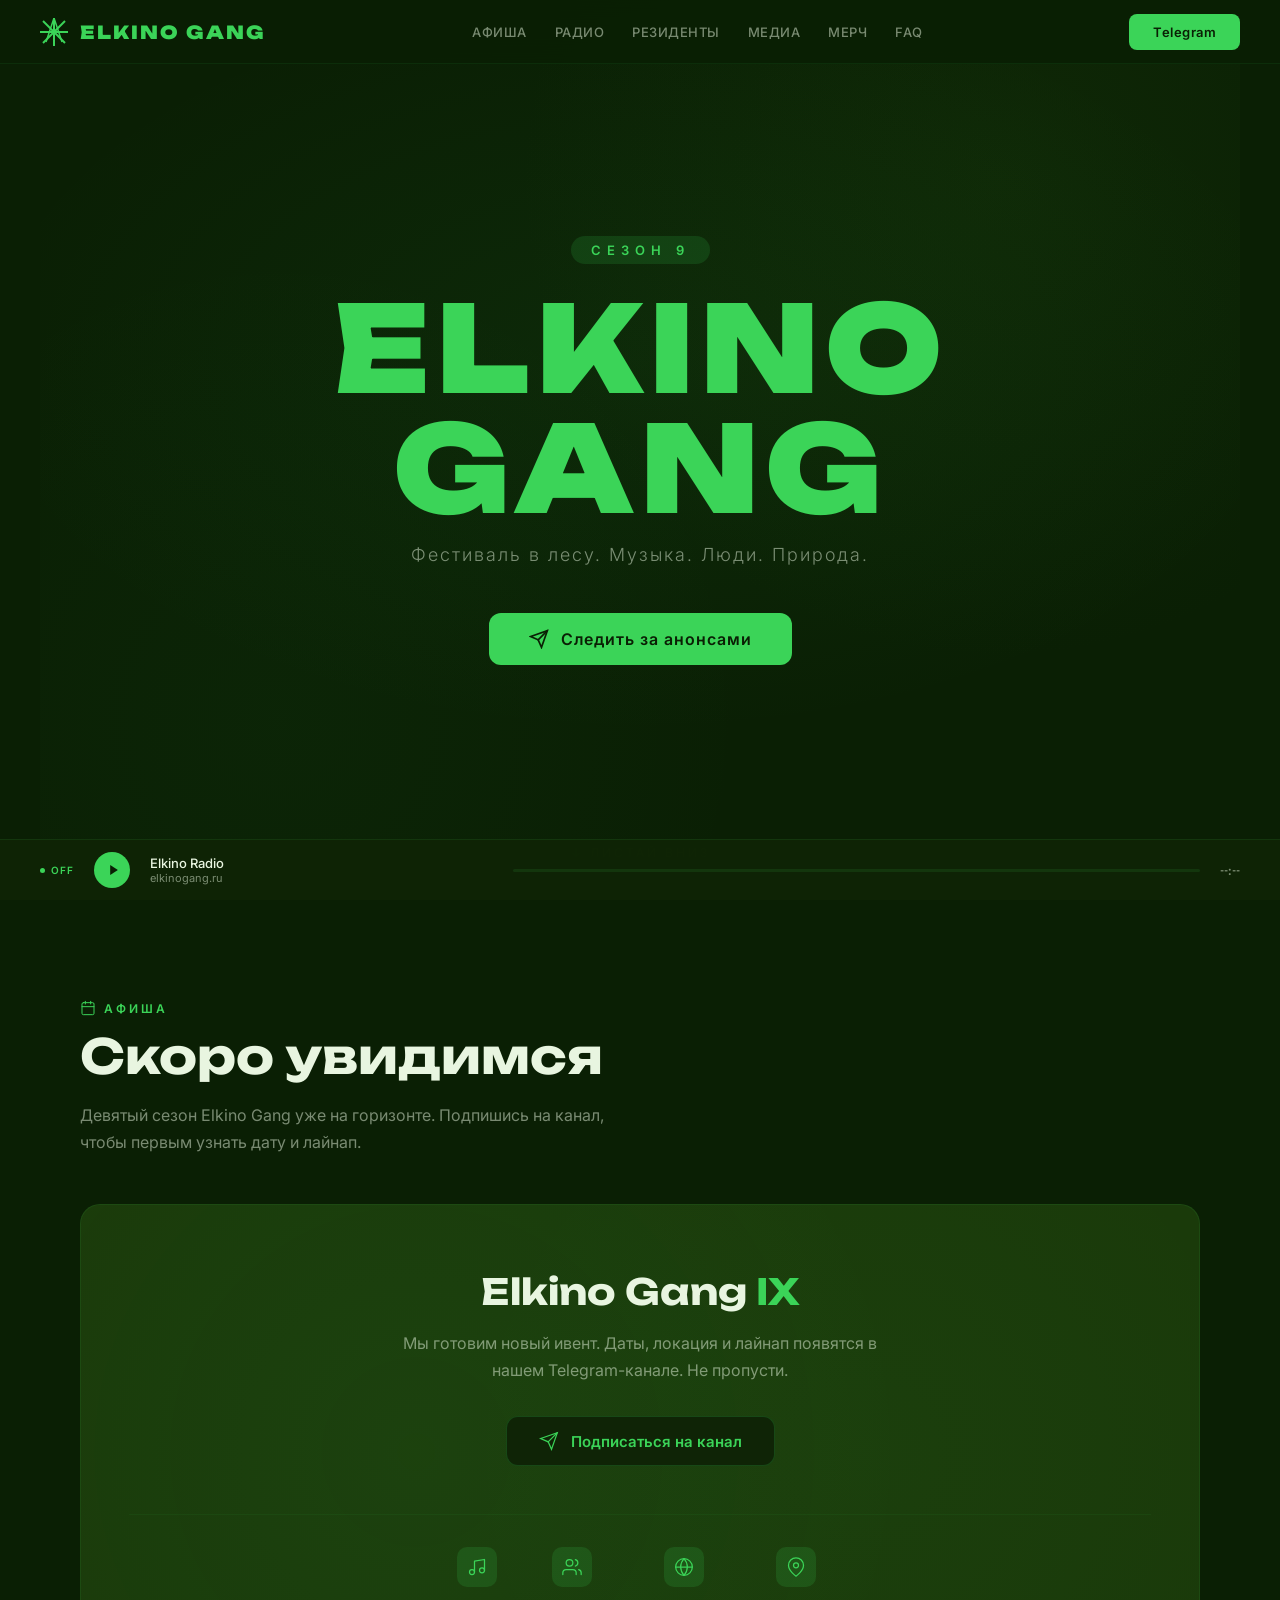
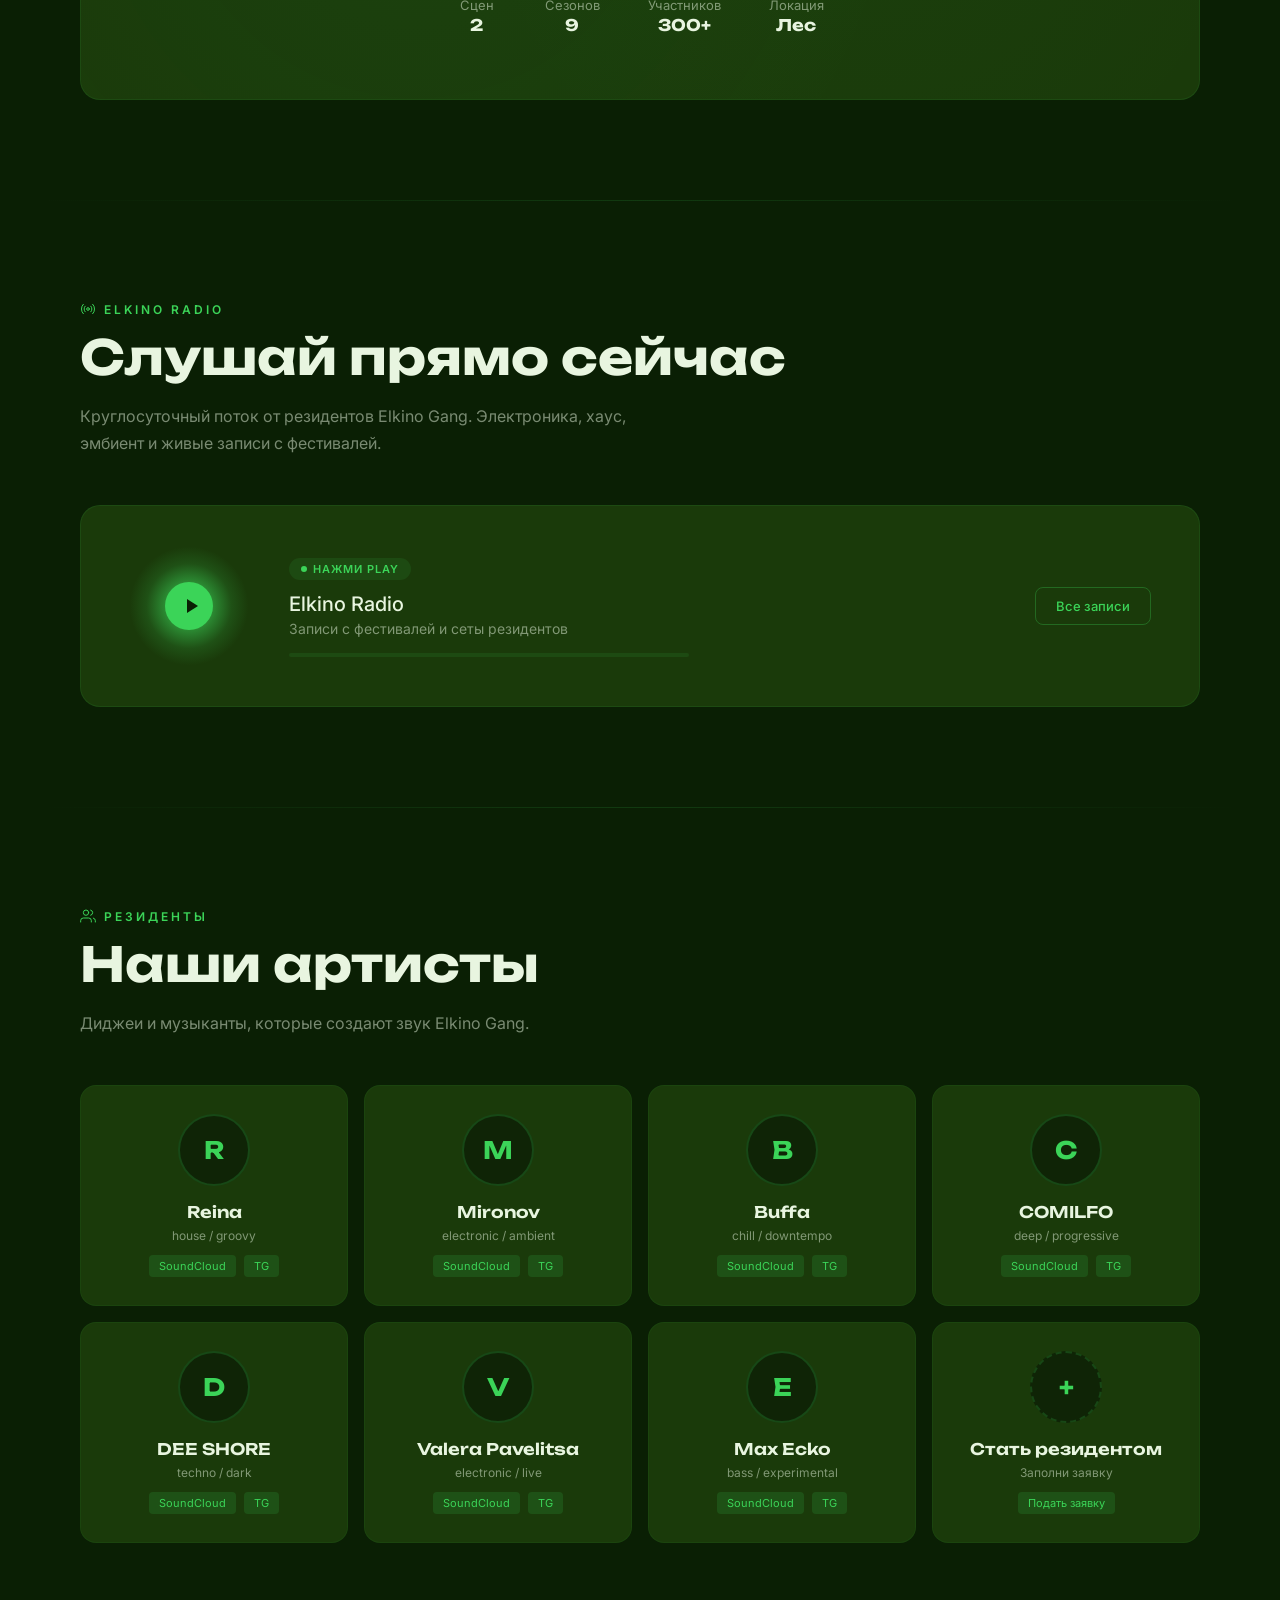
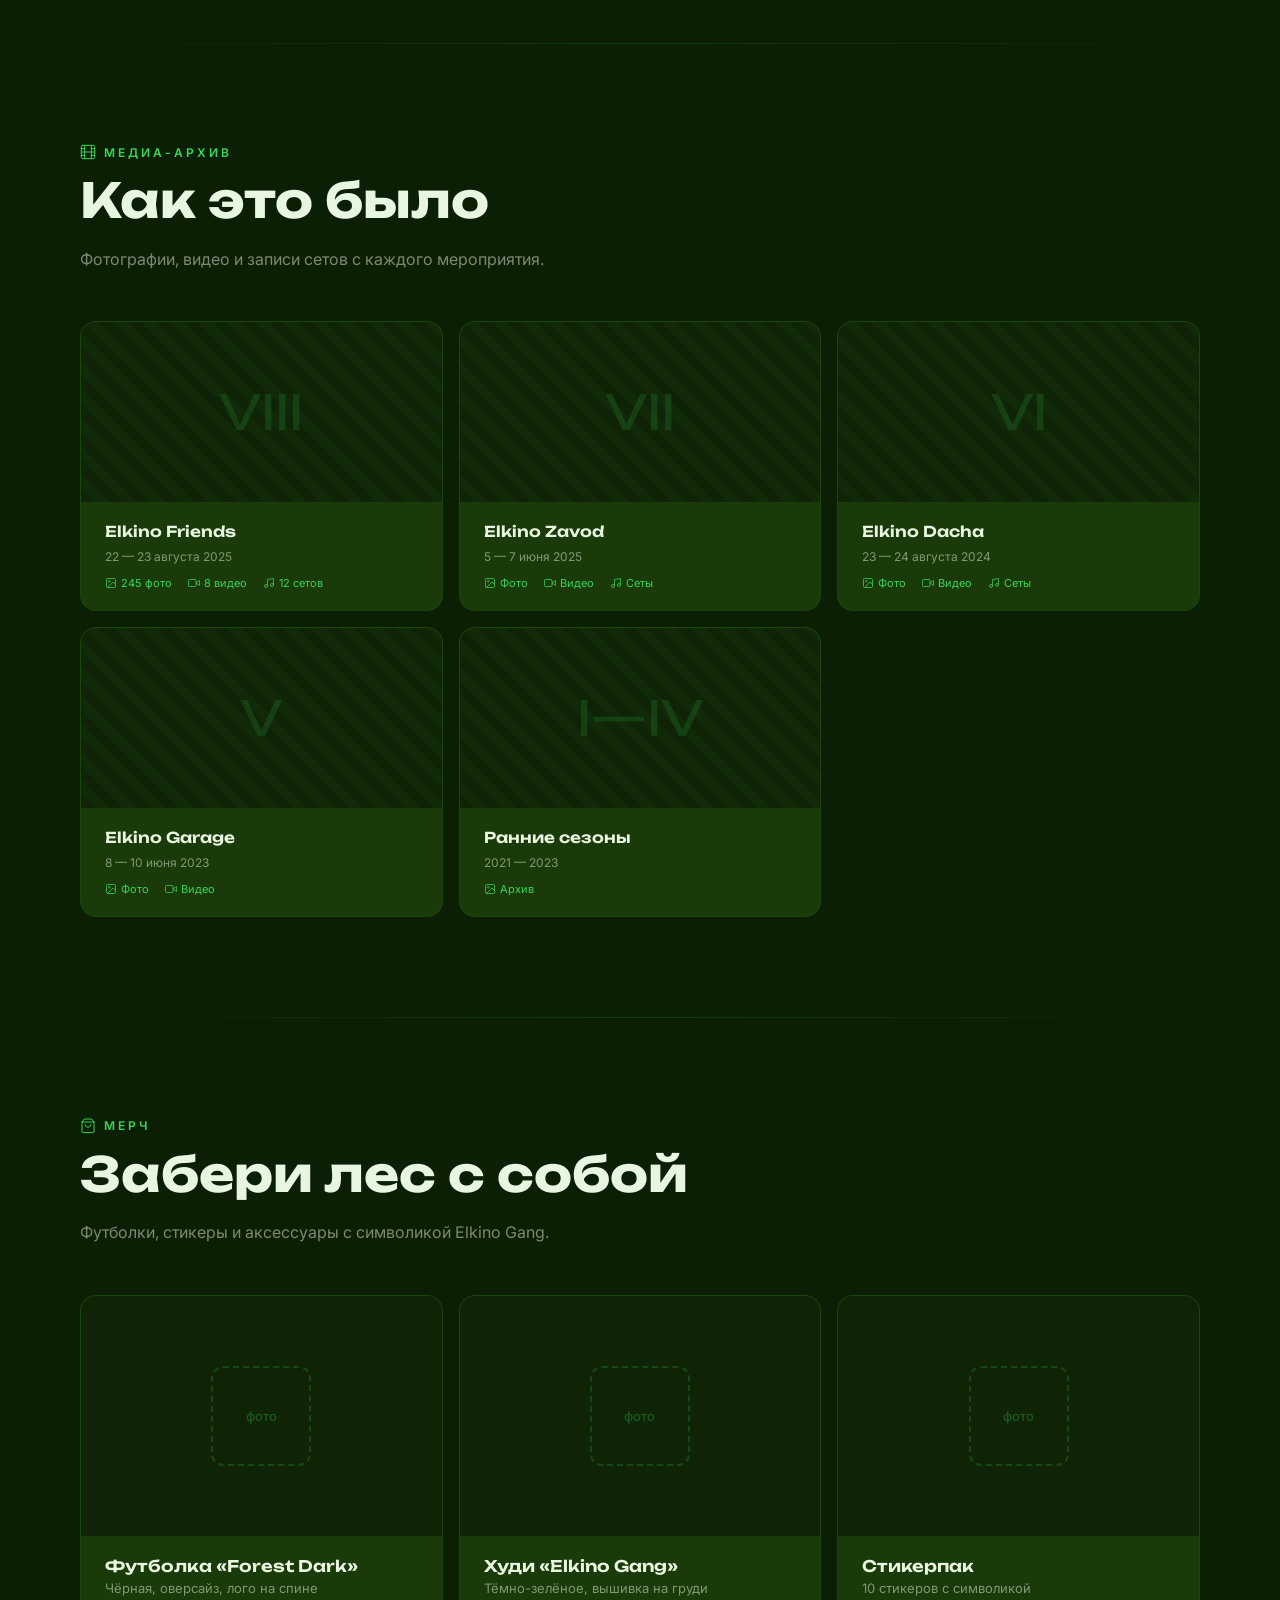
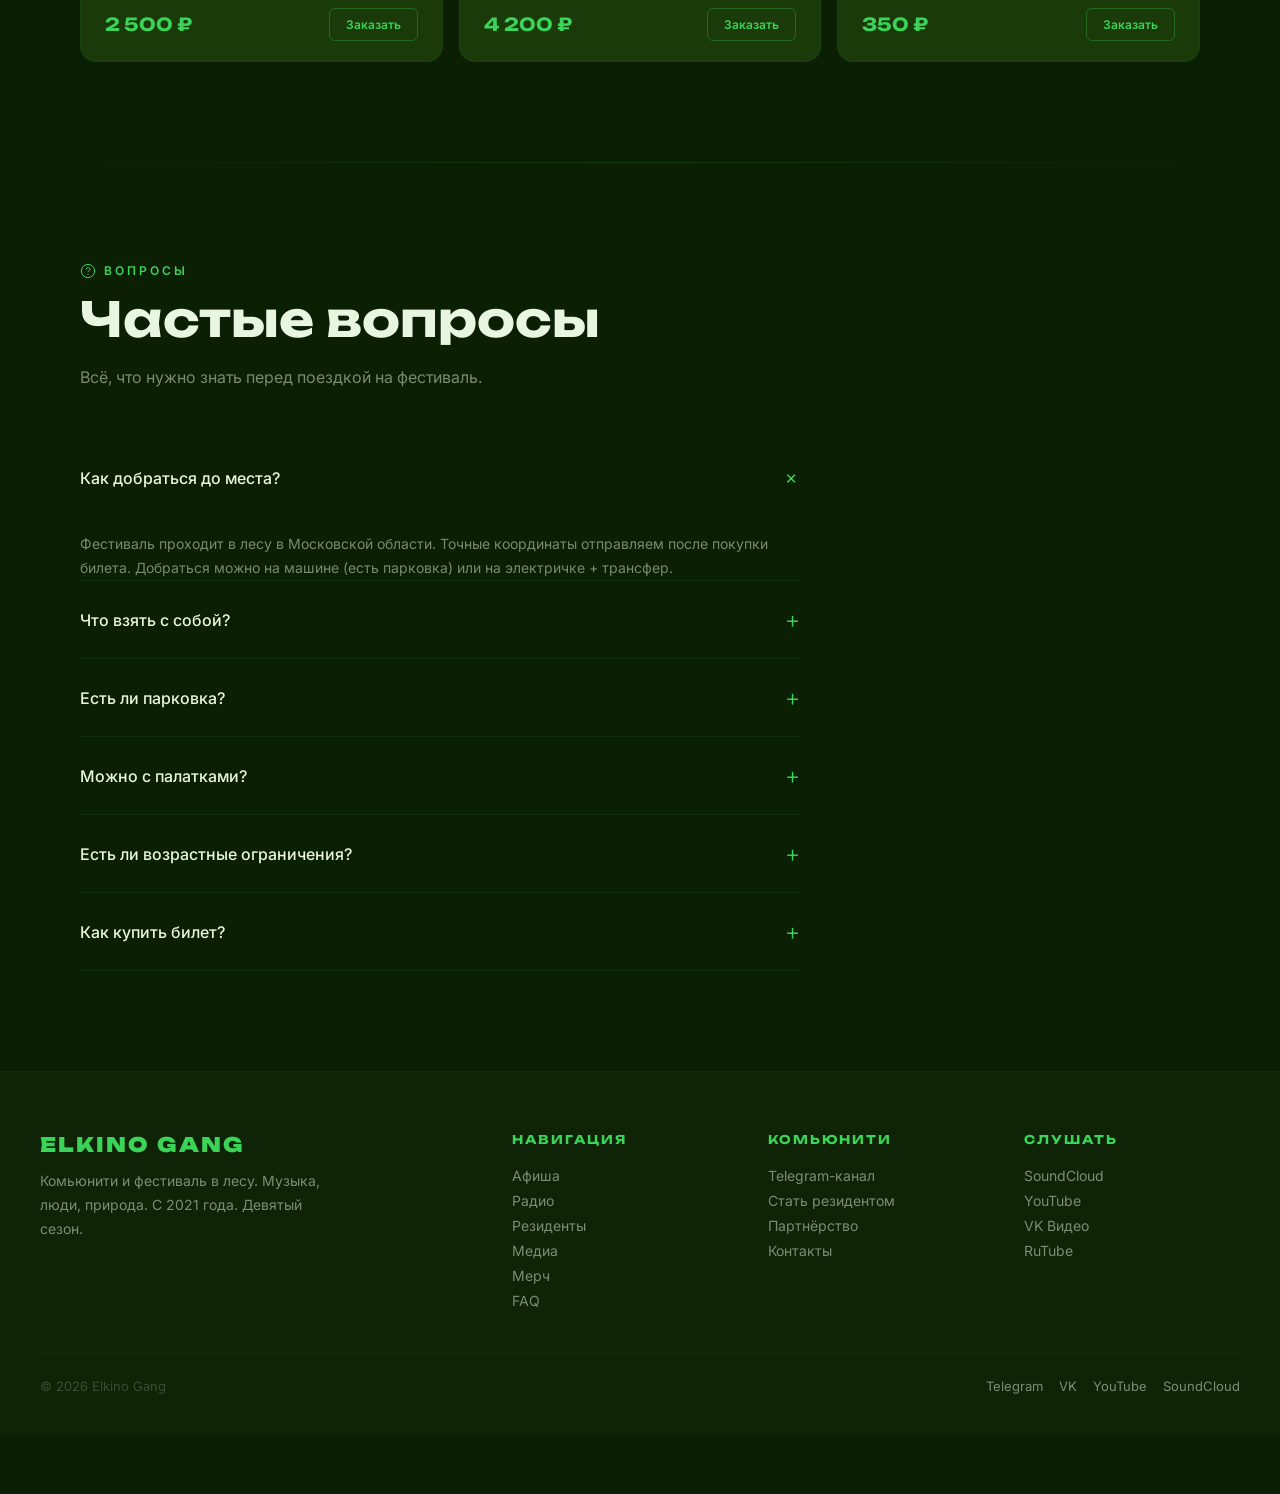
<file: index.html>
<!DOCTYPE html>
<html lang="ru">
<head>
  <meta charset="UTF-8">
  <meta name="viewport" content="width=device-width, initial-scale=1.0">
  <title>ELKINO GANG — Фестиваль в лесу</title>
  <meta name="description" content="Elkino Gang — фестиваль в лесу. Музыка, люди, природа. Девятый сезон.">
  <link rel="canonical" href="https://elkinogang.ru/">

  <meta property="og:type" content="website">
  <meta property="og:locale" content="ru_RU">
  <meta property="og:url" content="https://elkinogang.ru/">
  <meta property="og:title" content="ELKINO GANG — Фестиваль в лесу">
  <meta property="og:description" content="Elkino Gang — фестиваль в лесу. Музыка, люди, природа. Девятый сезон.">
  <meta property="og:site_name" content="Elkino Gang">
  <meta property="og:image" content="https://elkinogang.ru/assets/images/og.jpg">

  <meta name="twitter:card" content="summary_large_image">
  <meta name="twitter:title" content="ELKINO GANG — Фестиваль в лесу">
  <meta name="twitter:description" content="Elkino Gang — фестиваль в лесу. Музыка, люди, природа.">

  <link rel="preconnect" href="https://fonts.googleapis.com">
  <link rel="preconnect" href="https://fonts.gstatic.com" crossorigin>
  <link href="https://fonts.googleapis.com/css2?family=Unbounded:wght@400;500;700;900&amp;family=Inter:wght@300;400;500;600&amp;display=swap" rel="stylesheet">

  <link rel="stylesheet" href="css/main.css">
</head>
<body>
  <a class="visually-hidden" href="#main-content">Перейти к содержимому</a>

  <header class="site-header">
    <nav class="site-nav" aria-label="Основная навигация">
      <div class="site-nav__brand">
        <svg width="28" height="28" viewBox="0 0 28 28" fill="none" aria-hidden="true" focusable="false">
          <line x1="14" y1="0" x2="14" y2="28" stroke="#3BD458" stroke-width="2"/>
          <line x1="0" y1="14" x2="28" y2="14" stroke="#3BD458" stroke-width="2"/>
          <line x1="3" y1="3" x2="25" y2="25" stroke="#3BD458" stroke-width="2"/>
          <line x1="25" y1="3" x2="3" y2="25" stroke="#3BD458" stroke-width="2"/>
          <line x1="14" y1="0" x2="6" y2="24" stroke="#3BD458" stroke-width="1.5"/>
          <line x1="14" y1="0" x2="22" y2="24" stroke="#3BD458" stroke-width="1.5"/>
        </svg>
        ELKINO GANG
      </div>
      <div class="site-nav__links">
        <a class="site-nav__link" href="#events">Афиша</a>
        <a class="site-nav__link" href="#radio">Радио</a>
        <a class="site-nav__link" href="#residents">Резиденты</a>
        <a class="site-nav__link" href="#archive">Медиа</a>
        <a class="site-nav__link" href="#merch">Мерч</a>
        <a class="site-nav__link" href="#faq">FAQ</a>
      </div>
      <a class="site-nav__cta" href="https://t.me/elkino_gang">Telegram</a>
    </nav>
  </header>

  <main id="main-content">
    <!-- HERO -->
    <section class="hero" aria-labelledby="hero-title">
      <div class="hero__bg" aria-hidden="true"></div>
      <div class="hero__particles" id="particles" aria-hidden="true"></div>
      <div class="hero__content">
        <p class="hero__season">Сезон 9</p>
        <h1 id="hero-title" class="hero__title">ELKINO<br>GANG</h1>
        <p class="hero__subtitle">Фестиваль в лесу. Музыка. Люди. Природа.</p>
        <a class="hero__cta" href="https://t.me/elkino_gang">
          <svg width="20" height="20" viewBox="0 0 24 24" fill="none" stroke="#0A1F04" stroke-width="2" stroke-linecap="round" aria-hidden="true" focusable="false">
            <path d="M22 2L11 13"/><path d="M22 2L15 22L11 13L2 9L22 2Z"/>
          </svg>
          Следить за анонсами
        </a>
      </div>
      <p class="hero__scroll">&#x2193; листай вниз</p>
    </section>

    <!-- EVENTS -->
    <section id="events" aria-labelledby="events-title">
      <div class="section-tag">
        <svg viewBox="0 0 24 24" fill="none" stroke="currentColor" stroke-width="1.5" stroke-linecap="round" aria-hidden="true" focusable="false">
          <rect x="3" y="4" width="18" height="18" rx="2"/><line x1="16" y1="2" x2="16" y2="6"/><line x1="8" y1="2" x2="8" y2="6"/><line x1="3" y1="10" x2="21" y2="10"/>
        </svg>
        Афиша
      </div>
      <h2 id="events-title" class="section-title">Скоро увидимся</h2>
      <p class="section-desc">Девятый сезон Elkino Gang уже на горизонте. Подпишись на канал, чтобы первым узнать дату и лайнап.</p>

      <div class="event-teaser">
        <div class="event-teaser-bg" aria-hidden="true"></div>
        <div class="event-teaser-content">
          <h3>Elkino Gang <span>IX</span></h3>
          <p>Мы готовим новый ивент. Даты, локация и лайнап появятся в нашем Telegram-канале. Не пропусти.</p>
          <a class="event-subscribe" href="https://t.me/elkino_gang">
            <svg viewBox="0 0 24 24" fill="none" stroke="currentColor" stroke-width="1.5" stroke-linecap="round" aria-hidden="true" focusable="false">
              <path d="M22 2L11 13"/><path d="M22 2L15 22L11 13L2 9L22 2Z"/>
            </svg>
            Подписаться на канал
          </a>
          <div class="event-features">
            <div class="event-feat">
              <div class="event-feat-icon"><svg viewBox="0 0 24 24" aria-hidden="true" focusable="false"><path d="M9 18V5l12-2v13"/><circle cx="6" cy="18" r="3"/><circle cx="18" cy="16" r="3"/></svg></div>
              <div class="event-feat-label">Сцен</div>
              <div class="event-feat-value">2</div>
            </div>
            <div class="event-feat">
              <div class="event-feat-icon"><svg viewBox="0 0 24 24" aria-hidden="true" focusable="false"><path d="M17 21v-2a4 4 0 00-4-4H5a4 4 0 00-4 4v2"/><circle cx="9" cy="7" r="4"/><path d="M23 21v-2a4 4 0 00-3-3.87"/><path d="M16 3.13a4 4 0 010 7.75"/></svg></div>
              <div class="event-feat-label">Сезонов</div>
              <div class="event-feat-value">9</div>
            </div>
            <div class="event-feat">
              <div class="event-feat-icon"><svg viewBox="0 0 24 24" aria-hidden="true" focusable="false"><circle cx="12" cy="12" r="10"/><path d="M2 12h20"/><path d="M12 2a15.3 15.3 0 014 10 15.3 15.3 0 01-4 10 15.3 15.3 0 01-4-10 15.3 15.3 0 014-10z"/></svg></div>
              <div class="event-feat-label">Участников</div>
              <div class="event-feat-value">300+</div>
            </div>
            <div class="event-feat">
              <div class="event-feat-icon"><svg viewBox="0 0 24 24" aria-hidden="true" focusable="false"><path d="M21 10c0 7-9 13-9 13s-9-6-9-13a9 9 0 0118 0z"/><circle cx="12" cy="10" r="3"/></svg></div>
              <div class="event-feat-label">Локация</div>
              <div class="event-feat-value">Лес</div>
            </div>
          </div>
        </div>
      </div>
    </section>

    <div class="divider" role="presentation"></div>

    <!-- RADIO -->
    <section id="radio" aria-labelledby="radio-title">
      <div class="section-tag">
        <svg viewBox="0 0 24 24" fill="none" stroke="currentColor" stroke-width="1.5" stroke-linecap="round" aria-hidden="true" focusable="false">
          <circle cx="12" cy="12" r="2"/><path d="M16.24 7.76a6 6 0 010 8.49"/><path d="M7.76 16.24a6 6 0 010-8.49"/><path d="M19.07 4.93a10 10 0 010 14.14"/><path d="M4.93 19.07a10 10 0 010-14.14"/>
        </svg>
        Elkino Radio
      </div>
      <h2 id="radio-title" class="section-title">Слушай прямо сейчас</h2>
      <p class="section-desc">Круглосуточный поток от резидентов Elkino Gang. Электроника, хаус, эмбиент и живые записи с фестивалей.</p>

      <div class="radio-section">
        <div class="radio-vis" id="radioVis">
          <button type="button" class="radio-play" data-radio-toggle aria-controls="radioStream" aria-label="Включить или выключить радио">
            <svg id="mainPlayIcon" viewBox="0 0 20 20" fill="none" aria-hidden="true" focusable="false"><polygon points="6,3 17,10 6,17" fill="#0A1F04"/></svg>
          </button>
        </div>
        <div class="radio-info">
          <div class="radio-badge"><span class="dot" id="mainDot"></span> <span id="mainBadgeText">Нажми play</span></div>
          <div class="radio-track" id="mainTrackName">Elkino Radio</div>
          <div class="radio-artist">Записи с фестивалей и сеты резидентов</div>
          <div class="radio-bar"><div class="radio-bar-fill" id="mainBarFill"></div></div>
        </div>
        <div class="radio-schedule"><a href="https://soundcloud.com/elkino_gang" target="_blank" rel="noopener noreferrer">Все записи</a></div>
      </div>
    </section>

    <div class="divider" role="presentation"></div>

    <!-- RESIDENTS -->
    <section id="residents" aria-labelledby="residents-title">
      <div class="section-tag">
        <svg viewBox="0 0 24 24" fill="none" stroke="currentColor" stroke-width="1.5" stroke-linecap="round" aria-hidden="true" focusable="false">
          <path d="M17 21v-2a4 4 0 00-4-4H5a4 4 0 00-4 4v2"/><circle cx="9" cy="7" r="4"/><path d="M23 21v-2a4 4 0 00-3-3.87"/><path d="M16 3.13a4 4 0 010 7.75"/>
        </svg>
        Резиденты
      </div>
      <h2 id="residents-title" class="section-title">Наши артисты</h2>
      <p class="section-desc">Диджеи и музыканты, которые создают звук Elkino Gang.</p>

      <div class="residents-grid">
        <article class="resident-card"><div class="resident-avatar" aria-hidden="true">R</div><h3 class="resident-name">Reina</h3><p class="resident-genre">house / groovy</p><div class="resident-links"><a href="#" class="resident-link">SoundCloud</a><a href="#" class="resident-link">TG</a></div></article>
        <article class="resident-card"><div class="resident-avatar" aria-hidden="true">M</div><h3 class="resident-name">Mironov</h3><p class="resident-genre">electronic / ambient</p><div class="resident-links"><a href="#" class="resident-link">SoundCloud</a><a href="#" class="resident-link">TG</a></div></article>
        <article class="resident-card"><div class="resident-avatar" aria-hidden="true">B</div><h3 class="resident-name">Buffa</h3><p class="resident-genre">chill / downtempo</p><div class="resident-links"><a href="#" class="resident-link">SoundCloud</a><a href="#" class="resident-link">TG</a></div></article>
        <article class="resident-card"><div class="resident-avatar" aria-hidden="true">C</div><h3 class="resident-name">COMILFO</h3><p class="resident-genre">deep / progressive</p><div class="resident-links"><a href="#" class="resident-link">SoundCloud</a><a href="#" class="resident-link">TG</a></div></article>
        <article class="resident-card"><div class="resident-avatar" aria-hidden="true">D</div><h3 class="resident-name">DEE SHORE</h3><p class="resident-genre">techno / dark</p><div class="resident-links"><a href="#" class="resident-link">SoundCloud</a><a href="#" class="resident-link">TG</a></div></article>
        <article class="resident-card"><div class="resident-avatar" aria-hidden="true">V</div><h3 class="resident-name">Valera Pavelitsa</h3><p class="resident-genre">electronic / live</p><div class="resident-links"><a href="#" class="resident-link">SoundCloud</a><a href="#" class="resident-link">TG</a></div></article>
        <article class="resident-card"><div class="resident-avatar" aria-hidden="true">E</div><h3 class="resident-name">Max Ecko</h3><p class="resident-genre">bass / experimental</p><div class="resident-links"><a href="#" class="resident-link">SoundCloud</a><a href="#" class="resident-link">TG</a></div></article>
        <article class="resident-card"><div class="resident-avatar resident-avatar--dashed" aria-hidden="true">+</div><h3 class="resident-name">Стать резидентом</h3><p class="resident-genre">Заполни заявку</p><div class="resident-links"><a href="/apply/" class="resident-link">Подать заявку</a></div></article>
      </div>
    </section>

    <div class="divider" role="presentation"></div>

    <!-- ARCHIVE -->
    <section id="archive" aria-labelledby="archive-title">
      <div class="section-tag">
        <svg viewBox="0 0 24 24" fill="none" stroke="currentColor" stroke-width="1.5" stroke-linecap="round" aria-hidden="true" focusable="false">
          <rect x="2" y="2" width="20" height="20" rx="2.18"/><line x1="7" y1="2" x2="7" y2="22"/><line x1="17" y1="2" x2="17" y2="22"/><line x1="2" y1="12" x2="22" y2="12"/><line x1="2" y1="7" x2="7" y2="7"/><line x1="2" y1="17" x2="7" y2="17"/><line x1="17" y1="7" x2="22" y2="7"/><line x1="17" y1="17" x2="22" y2="17"/>
        </svg>
        Медиа-архив
      </div>
      <h2 id="archive-title" class="section-title">Как это было</h2>
      <p class="section-desc">Фотографии, видео и записи сетов с каждого мероприятия.</p>

      <div class="archive-grid">
        <a href="events/friends.html" class="archive-card" style="text-decoration:none;color:inherit"><div class="archive-thumb"><div class="archive-thumb-pattern"></div><div class="archive-thumb-icon">VIII</div></div><div class="archive-body"><div class="archive-title">Elkino Friends</div><div class="archive-meta">22 — 23 августа 2025</div><div class="archive-stats"><span><svg viewBox="0 0 24 24"><rect x="3" y="3" width="18" height="18" rx="2"/><circle cx="8.5" cy="8.5" r="1.5"/><path d="M21 15l-5-5L5 21"/></svg> 245 фото</span><span><svg viewBox="0 0 24 24"><polygon points="23 7 16 12 23 17 23 7"/><rect x="1" y="5" width="15" height="14" rx="2"/></svg> 8 видео</span><span><svg viewBox="0 0 24 24"><path d="M9 18V5l12-2v13"/><circle cx="6" cy="18" r="3"/><circle cx="18" cy="16" r="3"/></svg> 12 сетов</span></div></div></a>

        <div class="archive-card"><div class="archive-thumb"><div class="archive-thumb-pattern"></div><div class="archive-thumb-icon">VII</div></div><div class="archive-body"><div class="archive-title">Elkino Zavod</div><div class="archive-meta">5 — 7 июня 2025</div><div class="archive-stats"><span><svg viewBox="0 0 24 24"><rect x="3" y="3" width="18" height="18" rx="2"/><circle cx="8.5" cy="8.5" r="1.5"/><path d="M21 15l-5-5L5 21"/></svg> Фото</span><span><svg viewBox="0 0 24 24"><polygon points="23 7 16 12 23 17 23 7"/><rect x="1" y="5" width="15" height="14" rx="2"/></svg> Видео</span><span><svg viewBox="0 0 24 24"><path d="M9 18V5l12-2v13"/><circle cx="6" cy="18" r="3"/><circle cx="18" cy="16" r="3"/></svg> Сеты</span></div></div></div>

        <div class="archive-card"><div class="archive-thumb"><div class="archive-thumb-pattern"></div><div class="archive-thumb-icon">VI</div></div><div class="archive-body"><div class="archive-title">Elkino Dacha</div><div class="archive-meta">23 — 24 августа 2024</div><div class="archive-stats"><span><svg viewBox="0 0 24 24"><rect x="3" y="3" width="18" height="18" rx="2"/><circle cx="8.5" cy="8.5" r="1.5"/><path d="M21 15l-5-5L5 21"/></svg> Фото</span><span><svg viewBox="0 0 24 24"><polygon points="23 7 16 12 23 17 23 7"/><rect x="1" y="5" width="15" height="14" rx="2"/></svg> Видео</span><span><svg viewBox="0 0 24 24"><path d="M9 18V5l12-2v13"/><circle cx="6" cy="18" r="3"/><circle cx="18" cy="16" r="3"/></svg> Сеты</span></div></div></div>

        <div class="archive-card"><div class="archive-thumb"><div class="archive-thumb-pattern"></div><div class="archive-thumb-icon">V</div></div><div class="archive-body"><div class="archive-title">Elkino Garage</div><div class="archive-meta">8 — 10 июня 2023</div><div class="archive-stats"><span><svg viewBox="0 0 24 24"><rect x="3" y="3" width="18" height="18" rx="2"/><circle cx="8.5" cy="8.5" r="1.5"/><path d="M21 15l-5-5L5 21"/></svg> Фото</span><span><svg viewBox="0 0 24 24"><polygon points="23 7 16 12 23 17 23 7"/><rect x="1" y="5" width="15" height="14" rx="2"/></svg> Видео</span></div></div></div>

        <div class="archive-card"><div class="archive-thumb"><div class="archive-thumb-pattern"></div><div class="archive-thumb-icon">I—IV</div></div><div class="archive-body"><div class="archive-title">Ранние сезоны</div><div class="archive-meta">2021 — 2023</div><div class="archive-stats"><span><svg viewBox="0 0 24 24"><rect x="3" y="3" width="18" height="18" rx="2"/><circle cx="8.5" cy="8.5" r="1.5"/><path d="M21 15l-5-5L5 21"/></svg> Архив</span></div></div></div>
      </div>
    </section>

    <div class="divider" role="presentation"></div>

    <!-- MERCH -->
    <section id="merch" aria-labelledby="merch-title">
      <div class="section-tag">
        <svg viewBox="0 0 24 24" fill="none" stroke="currentColor" stroke-width="1.5" stroke-linecap="round" aria-hidden="true" focusable="false">
          <path d="M6 2L3 6v14a2 2 0 002 2h14a2 2 0 002-2V6l-3-4z"/><line x1="3" y1="6" x2="21" y2="6"/><path d="M16 10a4 4 0 01-8 0"/>
        </svg>
        Мерч
      </div>
      <h2 id="merch-title" class="section-title">Забери лес с собой</h2>
      <p class="section-desc">Футболки, стикеры и аксессуары с символикой Elkino Gang.</p>

      <div class="merch-grid">
        <article class="merch-card">
          <div class="merch-img">
            <div class="merch-img-placeholder" role="img" aria-label="Заглушка: фото товара">фото</div>
          </div>
          <div class="merch-body">
            <h3 class="merch-name">Футболка «Forest Dark»</h3>
            <p class="merch-desc">Чёрная, оверсайз, лого на спине</p>
            <div class="merch-bottom"><span class="merch-price">2 500 &#8381;</span><a href="#" class="merch-btn">Заказать</a></div>
          </div>
        </article>
        <article class="merch-card">
          <div class="merch-img">
            <div class="merch-img-placeholder" role="img" aria-label="Заглушка: фото товара">фото</div>
          </div>
          <div class="merch-body">
            <h3 class="merch-name">Худи «Elkino Gang»</h3>
            <p class="merch-desc">Тёмно-зелёное, вышивка на груди</p>
            <div class="merch-bottom"><span class="merch-price">4 200 &#8381;</span><a href="#" class="merch-btn">Заказать</a></div>
          </div>
        </article>
        <article class="merch-card">
          <div class="merch-img">
            <div class="merch-img-placeholder" role="img" aria-label="Заглушка: фото товара">фото</div>
          </div>
          <div class="merch-body">
            <h3 class="merch-name">Стикерпак</h3>
            <p class="merch-desc">10 стикеров с символикой</p>
            <div class="merch-bottom"><span class="merch-price">350 &#8381;</span><a href="#" class="merch-btn">Заказать</a></div>
          </div>
        </article>
      </div>
    </section>

    <div class="divider" role="presentation"></div>

    <!-- FAQ -->
    <section id="faq" aria-labelledby="faq-title">
      <div class="section-tag">
        <svg viewBox="0 0 24 24" fill="none" stroke="currentColor" stroke-width="1.5" stroke-linecap="round" aria-hidden="true" focusable="false">
          <circle cx="12" cy="12" r="10"/><path d="M9.09 9a3 3 0 015.83 1c0 2-3 3-3 3"/><line x1="12" y1="17" x2="12.01" y2="17"/>
        </svg>
        Вопросы
      </div>
      <h2 id="faq-title" class="section-title">Частые вопросы</h2>
      <p class="section-desc">Всё, что нужно знать перед поездкой на фестиваль.</p>

      <div class="faq-list">
        <div class="faq-item open">
          <button type="button" class="faq-q" aria-expanded="true"><span>Как добраться до места?</span><span class="plus" aria-hidden="true">+</span></button>
          <div class="faq-a">Фестиваль проходит в лесу в Московской области. Точные координаты отправляем после покупки билета. Добраться можно на машине (есть парковка) или на электричке + трансфер.</div>
        </div>
        <div class="faq-item">
          <button type="button" class="faq-q" aria-expanded="false"><span>Что взять с собой?</span><span class="plus" aria-hidden="true">+</span></button>
          <div class="faq-a">Палатку, спальник, тёплую одежду на ночь, удобную обувь, средство от комаров, хорошее настроение. Еда и бар работают на территории.</div>
        </div>
        <div class="faq-item">
          <button type="button" class="faq-q" aria-expanded="false"><span>Есть ли парковка?</span><span class="plus" aria-hidden="true">+</span></button>
          <div class="faq-a">Да, бесплатная парковка рядом с территорией фестиваля.</div>
        </div>
        <div class="faq-item">
          <button type="button" class="faq-q" aria-expanded="false"><span>Можно с палатками?</span><span class="plus" aria-hidden="true">+</span></button>
          <div class="faq-a">Конечно! Кемпинг — одна из главных фишек Elkino Gang. Палатку ставишь прямо в лесу на территории.</div>
        </div>
        <div class="faq-item">
          <button type="button" class="faq-q" aria-expanded="false"><span>Есть ли возрастные ограничения?</span><span class="plus" aria-hidden="true">+</span></button>
          <div class="faq-a">Фестиваль 18+. При входе могут попросить документ.</div>
        </div>
        <div class="faq-item">
          <button type="button" class="faq-q" aria-expanded="false"><span>Как купить билет?</span><span class="plus" aria-hidden="true">+</span></button>
          <div class="faq-a">Билеты продаются через нашего Telegram-бота @elkino_gang_bot. Нажми «Купить билет» и следуй инструкциям.</div>
        </div>
      </div>
    </section>
  </main>

  <footer class="site-footer">
    <div class="site-footer__inner">
      <div class="site-footer__brand">
        <div class="site-footer__logo">ELKINO GANG</div>
        <p>Комьюнити и фестиваль в лесу. Музыка, люди, природа. С 2021 года. Девятый сезон.</p>
      </div>
      <nav class="site-footer__col" aria-label="Навигация в подвале">
        <h4>Навигация</h4>
        <a href="#events">Афиша</a>
        <a href="#radio">Радио</a>
        <a href="#residents">Резиденты</a>
        <a href="#archive">Медиа</a>
        <a href="#merch">Мерч</a>
        <a href="#faq">FAQ</a>
      </nav>
      <div class="site-footer__col">
        <h4>Комьюнити</h4>
        <a href="https://t.me/elkino_gang">Telegram-канал</a>
        <a href="/apply/">Стать резидентом</a>
        <a href="#">Партнёрство</a>
        <a href="#">Контакты</a>
      </div>
      <div class="site-footer__col">
        <h4>Слушать</h4>
        <a href="https://soundcloud.com/elkino_gang">SoundCloud</a>
        <a href="#">YouTube</a>
        <a href="#">VK Видео</a>
        <a href="#">RuTube</a>
      </div>
    </div>
    <div class="site-footer__bottom">
      <span>&copy; 2026 Elkino Gang</span>
      <div class="site-footer__socials">
        <a href="https://t.me/elkino_gang">Telegram</a>
        <a href="#">VK</a>
        <a href="#">YouTube</a>
        <a href="https://soundcloud.com/elkino_gang">SoundCloud</a>
      </div>
    </div>
  </footer>

  <div class="sticky-player" role="region" aria-label="Плеер Elkino Radio">
    <div class="sp-badge"><span class="dot" id="spDot"></span> <span id="spStatus">OFF</span></div>
    <button type="button" class="sp-play" data-radio-toggle aria-label="Включить или выключить радио">
      <svg id="spPlayIcon" viewBox="0 0 20 20" fill="none" aria-hidden="true" focusable="false"><polygon points="6,3 17,10 6,17" fill="#0A1F04"/></svg>
    </button>
    <div class="sp-info"><div class="sp-track" id="spTrack">Elkino Radio</div><div class="sp-artist">elkinogang.ru</div></div>
    <div class="sp-bar"><div class="sp-bar-fill" id="spBarFill"></div></div>
    <div class="sp-time" id="spTime">--:--</div>
  </div>

  <audio id="radioStream" preload="none"></audio>

  <div class="site-bottom-spacer" aria-hidden="true"></div>

  <script type="module" src="js/main.js" defer></script>
</body>
</html>
</file>
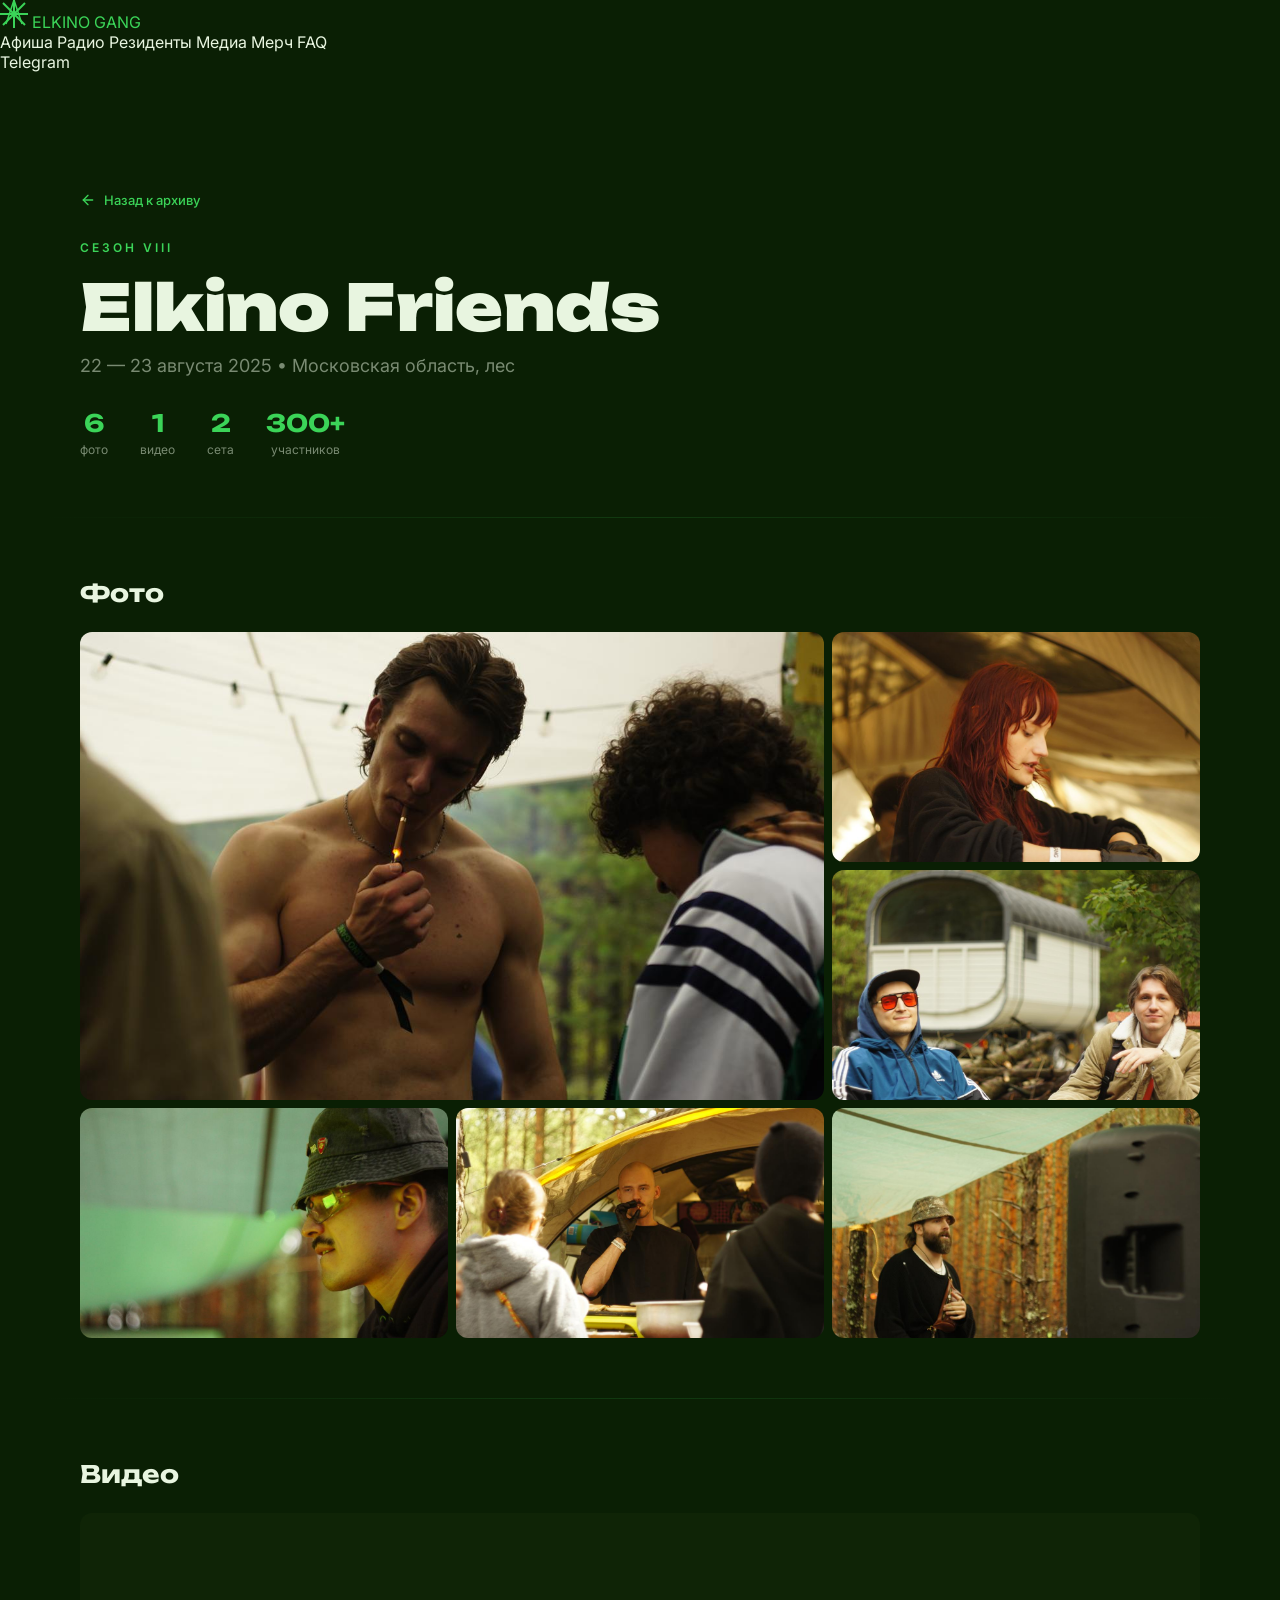
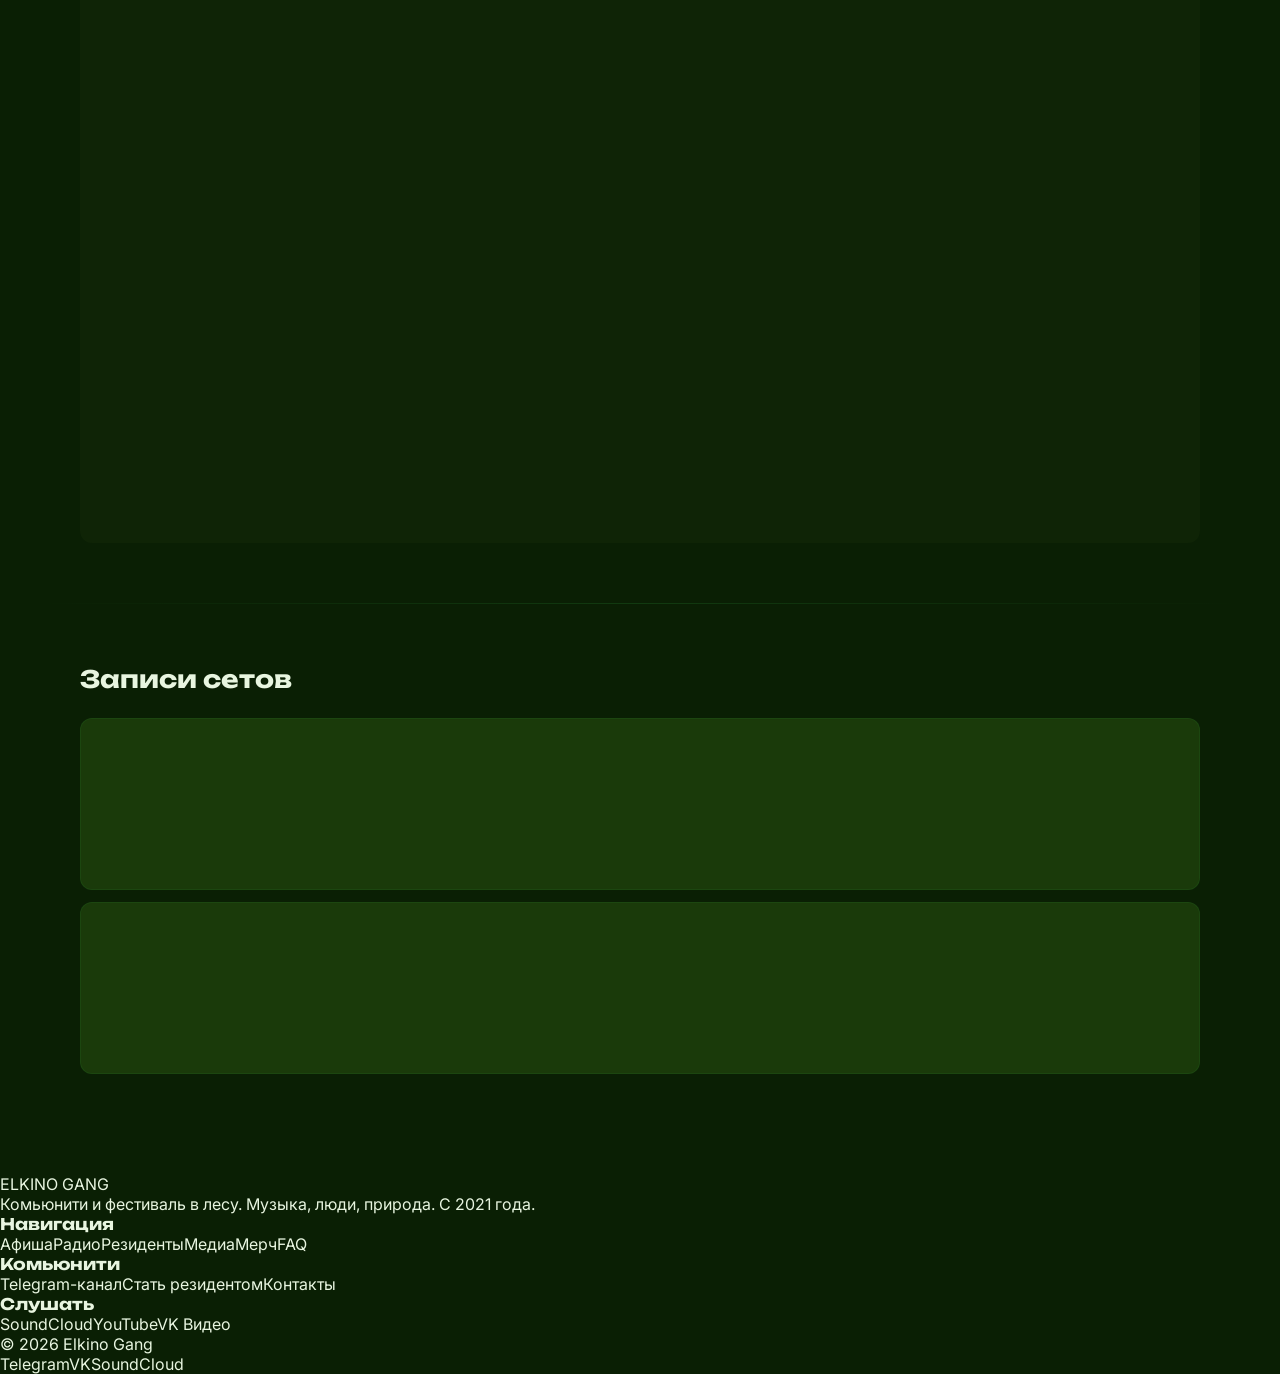
<file: events/friends.html>
<!DOCTYPE html>
<html lang="ru">
<head>
  <meta charset="UTF-8">
  <meta name="viewport" content="width=device-width, initial-scale=1.0">
  <title>Elkino Friends — 22–23 августа 2025 | ELKINO GANG</title>
  <meta name="description" content="Elkino Friends — восьмой сезон фестиваля Elkino Gang. Фото, видео и записи сетов.">
  <link href="https://fonts.googleapis.com/css2?family=Unbounded:wght@400;500;700;900&family=Inter:wght@300;400;500;600&display=swap" rel="stylesheet">
  <link rel="stylesheet" href="../css/main.css">
  <style>
    .event-hero {
      padding: 120px 40px 60px;
      max-width: 1200px;
      margin: 0 auto;
    }
    .event-hero__back {
      display: inline-flex;
      align-items: center;
      gap: 8px;
      color: var(--color-green);
      text-decoration: none;
      font-size: 13px;
      font-weight: 500;
      margin-bottom: 32px;
      transition: opacity 0.3s;
    }
    .event-hero__back:hover { opacity: 0.7; }
    .event-hero__back svg { width: 16px; height: 16px; }
    .event-hero__season {
      font-size: 12px;
      font-weight: 600;
      letter-spacing: 3px;
      text-transform: uppercase;
      color: var(--color-green);
      margin-bottom: 12px;
    }
    .event-hero__title {
      font-family: var(--font-heading);
      font-size: clamp(36px, 6vw, 64px);
      font-weight: 900;
      color: var(--color-dew);
      margin-bottom: 8px;
    }
    .event-hero__date {
      font-size: 18px;
      color: var(--color-dew-50);
      margin-bottom: 32px;
    }
    .event-hero__stats {
      display: flex;
      gap: 32px;
      flex-wrap: wrap;
    }
    .event-hero__stat {
      text-align: center;
    }
    .event-hero__stat-value {
      font-family: var(--font-heading);
      font-size: 24px;
      font-weight: 700;
      color: var(--color-green);
    }
    .event-hero__stat-label {
      font-size: 12px;
      color: var(--color-dew-50);
      margin-top: 4px;
    }

    .event-section {
      padding: 60px 40px;
      max-width: 1200px;
      margin: 0 auto;
    }
    .event-section__title {
      font-family: var(--font-heading);
      font-size: 24px;
      font-weight: 700;
      color: var(--color-dew);
      margin-bottom: 24px;
    }

    .photo-grid {
      display: grid;
      grid-template-columns: repeat(3, 1fr);
      gap: 8px;
    }
    .photo-grid__item {
      border-radius: 12px;
      overflow: hidden;
      aspect-ratio: 16/10;
      cursor: pointer;
      transition: transform 0.3s;
    }
    .photo-grid__item:hover { transform: scale(1.02); }
    .photo-grid__item img {
      width: 100%;
      height: 100%;
      object-fit: cover;
      display: block;
    }
    .photo-grid__item:first-child {
      grid-column: span 2;
      grid-row: span 2;
      aspect-ratio: auto;
    }

    .video-grid {
      display: grid;
      grid-template-columns: 1fr;
      gap: 16px;
    }
    .video-grid__item {
      border-radius: 12px;
      overflow: hidden;
      aspect-ratio: 16/9;
      background: var(--color-dark);
    }
    .video-grid__item iframe {
      width: 100%;
      height: 100%;
      border: none;
    }

    .sets-list {
      display: flex;
      flex-direction: column;
      gap: 12px;
    }
    .sets-list__item {
      background: var(--color-forest);
      border: 1px solid rgba(59, 212, 88, 0.08);
      border-radius: 12px;
      overflow: hidden;
    }
    .sets-list__item iframe {
      width: 100%;
      height: 166px;
      border: none;
    }

    .divider {
      height: 1px;
      background: linear-gradient(90deg, transparent, rgba(59, 212, 88, 0.15), transparent);
      max-width: 1200px;
      margin: 0 auto;
    }

    @media (max-width: 900px) {
      .event-hero { padding: 100px 16px 40px; }
      .event-section { padding: 40px 16px; }
      .photo-grid { grid-template-columns: 1fr 1fr; }
      .photo-grid__item:first-child { grid-column: span 2; }
      .event-hero__title { font-size: clamp(28px, 8vw, 48px); }
    }

    @media (max-width: 480px) {
      .photo-grid { grid-template-columns: 1fr; }
      .photo-grid__item:first-child { grid-column: span 1; grid-row: span 1; }
    }

    /* =========================
       Lightbox (photo gallery)
       ========================= */

    .lightbox {
      position: fixed;
      inset: 0;
      z-index: 9999;
      display: flex;
      align-items: center;
      justify-content: center;
      background: rgba(0, 0, 0, 0.95);
      opacity: 0;
      visibility: hidden;
      pointer-events: none;
      transition: opacity 0.25s ease;
      max-width: 100vw;
      box-sizing: border-box;
    }

    .lightbox.is-open {
      opacity: 1;
      visibility: visible;
      pointer-events: auto;
    }

    .lightbox__content {
      position: relative;
      width: 100%;
      max-width: 100vw;
      padding: 24px 16px 40px;
      display: flex;
      flex-direction: column;
      align-items: center;
      gap: 14px;
      box-sizing: border-box;
      user-select: none;
      -webkit-user-select: none;
      touch-action: pan-y;
    }

    .lightbox__img {
      max-width: 90vw;
      max-height: 85vh;
      width: auto;
      height: auto;
      object-fit: contain;
      display: block;
      border-radius: 12px;
    }

    .lightbox__counter {
      font-family: var(--font-heading);
      font-size: 12px;
      color: rgba(59, 212, 88, 0.9);
      letter-spacing: 1px;
    }

    .lightbox__btn {
      position: absolute;
      top: 50%;
      transform: translateY(-50%);
      width: 48px;
      height: 48px;
      border-radius: 50%;
      border: 1px solid rgba(59, 212, 88, 0.35);
      background: rgba(10, 31, 4, 0.45);
      color: #3BD458;
      display: flex;
      align-items: center;
      justify-content: center;
      cursor: pointer;
      transition: transform 0.2s ease, background 0.2s ease, border-color 0.2s ease;
      padding: 0;
      line-height: 1;
    }

    .lightbox__btn:hover { background: rgba(59, 212, 88, 0.08); border-color: rgba(59, 212, 88, 0.6); }
    .lightbox__btn:active { transform: translateY(-50%) scale(0.96); }

    .lightbox__btn--prev { left: 16px; }
    .lightbox__btn--next { right: 16px; }

    .lightbox__btn svg { width: 22px; height: 22px; stroke: #3BD458; }

    .lightbox__close {
      position: absolute;
      top: 16px;
      right: 16px;
      width: 40px;
      height: 40px;
      border-radius: 50%;
      border: 1px solid rgba(59, 212, 88, 0.35);
      background: rgba(10, 31, 4, 0.45);
      color: #3BD458;
      display: flex;
      align-items: center;
      justify-content: center;
      cursor: pointer;
      transition: background 0.2s ease, border-color 0.2s ease;
      padding: 0;
    }

    .lightbox__close:hover { background: rgba(59, 212, 88, 0.08); border-color: rgba(59, 212, 88, 0.6); }

    .lightbox__close svg { width: 20px; height: 20px; stroke: #3BD458; }

    @media (max-width: 900px) {
      .lightbox__btn { width: 42px; height: 42px; }
      .lightbox__btn--prev { left: 10px; }
      .lightbox__btn--next { right: 10px; }
      .lightbox__close { top: 10px; right: 10px; }
    }
  </style>
</head>
<body>

<nav>
  <div class="nav-logo">
    <svg width="28" height="28" viewBox="0 0 28 28" fill="none"><line x1="14" y1="0" x2="14" y2="28" stroke="#3BD458" stroke-width="2"/><line x1="0" y1="14" x2="28" y2="14" stroke="#3BD458" stroke-width="2"/><line x1="3" y1="3" x2="25" y2="25" stroke="#3BD458" stroke-width="2"/><line x1="25" y1="3" x2="3" y2="25" stroke="#3BD458" stroke-width="2"/><line x1="14" y1="0" x2="6" y2="24" stroke="#3BD458" stroke-width="1.5"/><line x1="14" y1="0" x2="22" y2="24" stroke="#3BD458" stroke-width="1.5"/></svg>
    <a href="/" style="color:var(--color-green);text-decoration:none">ELKINO GANG</a>
  </div>
  <div class="nav-links">
    <a href="/#events">Афиша</a>
    <a href="/#radio">Радио</a>
    <a href="/#residents">Резиденты</a>
    <a href="/#archive">Медиа</a>
    <a href="/#merch">Мерч</a>
    <a href="/#faq">FAQ</a>
  </div>
  <a href="https://t.me/elkino_gang" class="nav-btn">Telegram</a>
</nav>

<div class="event-hero">
  <a href="/#archive" class="event-hero__back">
    <svg viewBox="0 0 24 24" fill="none" stroke="currentColor" stroke-width="2" stroke-linecap="round"><path d="M19 12H5"/><path d="M12 19l-7-7 7-7"/></svg>
    Назад к архиву
  </a>
  <div class="event-hero__season">Сезон VIII</div>
  <h1 class="event-hero__title">Elkino Friends</h1>
  <p class="event-hero__date">22 — 23 августа 2025 &bull; Московская область, лес</p>
  <div class="event-hero__stats">
    <div class="event-hero__stat"><div class="event-hero__stat-value">6</div><div class="event-hero__stat-label">фото</div></div>
    <div class="event-hero__stat"><div class="event-hero__stat-value">1</div><div class="event-hero__stat-label">видео</div></div>
    <div class="event-hero__stat"><div class="event-hero__stat-value">2</div><div class="event-hero__stat-label">сета</div></div>
    <div class="event-hero__stat"><div class="event-hero__stat-value">300+</div><div class="event-hero__stat-label">участников</div></div>
  </div>
</div>

<div class="divider"></div>

<!-- PHOTOS -->
<div class="event-section">
  <h2 class="event-section__title">Фото</h2>
  <div class="photo-grid">
    <div class="photo-grid__item"><img src="../assets/images/events/friends/01.jpg" alt="Elkino Friends 2025" loading="lazy"></div>
    <div class="photo-grid__item"><img src="../assets/images/events/friends/02.jpg" alt="Elkino Friends 2025" loading="lazy"></div>
    <div class="photo-grid__item"><img src="../assets/images/events/friends/03.jpg" alt="Elkino Friends 2025" loading="lazy"></div>
    <div class="photo-grid__item"><img src="../assets/images/events/friends/04.jpg" alt="Elkino Friends 2025" loading="lazy"></div>
    <div class="photo-grid__item"><img src="../assets/images/events/friends/05.jpg" alt="Elkino Friends 2025" loading="lazy"></div>
    <div class="photo-grid__item"><img src="../assets/images/events/friends/06.jpg" alt="Elkino Friends 2025" loading="lazy"></div>
  </div>
</div>

<!-- Lightbox -->
<div class="lightbox" id="lightbox" aria-hidden="true">
  <div class="lightbox__content" role="dialog" aria-label="Просмотр фото" aria-modal="true">
    <button type="button" class="lightbox__close" id="lightboxClose" aria-label="Закрыть">
      <svg viewBox="0 0 24 24" fill="none" stroke-width="2" stroke-linecap="round" aria-hidden="true" focusable="false">
        <path d="M18 6L6 18"/><path d="M6 6l12 12"/>
      </svg>
    </button>

    <button type="button" class="lightbox__btn lightbox__btn--prev" id="lightboxPrev" aria-label="Предыдущее фото">
      <svg viewBox="0 0 24 24" fill="none" stroke-width="2" stroke-linecap="round" aria-hidden="true" focusable="false">
        <path d="M15 18l-6-6 6-6"/>
      </svg>
    </button>

    <img class="lightbox__img" id="lightboxImg" alt="">

    <button type="button" class="lightbox__btn lightbox__btn--next" id="lightboxNext" aria-label="Следующее фото">
      <svg viewBox="0 0 24 24" fill="none" stroke-width="2" stroke-linecap="round" aria-hidden="true" focusable="false">
        <path d="M9 6l6 6-6 6"/>
      </svg>
    </button>

    <div class="lightbox__counter" id="lightboxCounter">1 / 1</div>
  </div>
</div>

<div class="divider"></div>

<!-- VIDEO -->
<div class="event-section">
  <h2 class="event-section__title">Видео</h2>
  <div class="video-grid">
    <div class="video-grid__item">
      <iframe src="https://www.youtube.com/embed/XJw_JME97kk" title="Reina — Night set Elkino Gang x Friends" allow="accelerometer; autoplay; clipboard-write; encrypted-media; gyroscope; picture-in-picture" allowfullscreen loading="lazy"></iframe>
    </div>
  </div>
</div>

<div class="divider"></div>

<!-- SETS -->
<div class="event-section">
  <h2 class="event-section__title">Записи сетов</h2>
  <div class="sets-list">
    <div class="sets-list__item">
      <iframe src="https://w.soundcloud.com/player/?url=https%3A//soundcloud.com/elkino_gang/mironov-elknino-gang-x-friends&color=%233BD458&auto_play=false&hide_related=true&show_comments=false&show_user=true&show_reposts=false&show_teaser=false" title="Mironov — Elkino Gang x Friends" loading="lazy"></iframe>
    </div>
    <div class="sets-list__item">
      <iframe src="https://w.soundcloud.com/player/?url=https%3A//soundcloud.com/elkino_gang/buffa-elkino-gang-x-friends&color=%233BD458&auto_play=false&hide_related=true&show_comments=false&show_user=true&show_reposts=false&show_teaser=false" title="Buffa — Elkino Gang x Friends" loading="lazy"></iframe>
    </div>
  </div>
</div>

<div style="height:40px"></div>

<footer>
  <div class="footer-inner">
    <div class="footer-brand"><div class="footer-logo">ELKINO GANG</div><p>Комьюнити и фестиваль в лесу. Музыка, люди, природа. С 2021 года.</p></div>
    <div class="footer-col"><h4>Навигация</h4><a href="/#events">Афиша</a><a href="/#radio">Радио</a><a href="/#residents">Резиденты</a><a href="/#archive">Медиа</a><a href="/#merch">Мерч</a><a href="/#faq">FAQ</a></div>
    <div class="footer-col"><h4>Комьюнити</h4><a href="https://t.me/elkino_gang">Telegram-канал</a><a href="#">Стать резидентом</a><a href="#">Контакты</a></div>
    <div class="footer-col"><h4>Слушать</h4><a href="https://soundcloud.com/elkino_gang">SoundCloud</a><a href="#">YouTube</a><a href="#">VK Видео</a></div>
  </div>
  <div class="footer-bottom"><span>&copy; 2026 Elkino Gang</span><div class="footer-socials"><a href="https://t.me/elkino_gang">Telegram</a><a href="#">VK</a><a href="https://soundcloud.com/elkino_gang">SoundCloud</a></div></div>
</footer>

<script>
  (function () {
    const grid = document.querySelector(".photo-grid");
    if (!grid) return;

    const images = Array.from(grid.querySelectorAll("img"));
    if (!images.length) return;

    const lightbox = document.getElementById("lightbox");
    const lbImg = document.getElementById("lightboxImg");
    const lbCounter = document.getElementById("lightboxCounter");
    const btnPrev = document.getElementById("lightboxPrev");
    const btnNext = document.getElementById("lightboxNext");
    const btnClose = document.getElementById("lightboxClose");

    let index = 0;
    let touchStartX = null;
    let touchStartY = null;

    function clampIndex(i) {
      const n = images.length;
      return (i % n + n) % n;
    }

    function render() {
      const img = images[index];
      const src = img.getAttribute("src");
      const alt = img.getAttribute("alt") || "Фото";

      lbImg.src = src;
      lbImg.alt = alt;
      lbCounter.textContent = `${index + 1} / ${images.length}`;
    }

    function openAt(i) {
      index = clampIndex(i);
      render();
      lightbox.classList.add("is-open");
      lightbox.setAttribute("aria-hidden", "false");
      document.documentElement.style.overflow = "hidden";
      document.body.style.overflow = "hidden";
    }

    function close() {
      lightbox.classList.remove("is-open");
      lightbox.setAttribute("aria-hidden", "true");
      document.documentElement.style.overflow = "";
      document.body.style.overflow = "";
      // Сбрасываем src после анимации, чтобы не мигало при следующем открытии
      setTimeout(() => {
        if (!lightbox.classList.contains("is-open")) {
          lbImg.removeAttribute("src");
          lbImg.alt = "";
        }
      }, 260);
    }

    function next() {
      index = clampIndex(index + 1);
      render();
    }

    function prev() {
      index = clampIndex(index - 1);
      render();
    }

    grid.addEventListener("click", (e) => {
      const img = e.target.closest("img");
      if (!img) return;
      const i = images.indexOf(img);
      if (i === -1) return;
      openAt(i);
    });

    btnNext.addEventListener("click", (e) => {
      e.stopPropagation();
      next();
    });

    btnPrev.addEventListener("click", (e) => {
      e.stopPropagation();
      prev();
    });

    btnClose.addEventListener("click", (e) => {
      e.stopPropagation();
      close();
    });

    // клик по фону
    lightbox.addEventListener("click", (e) => {
      if (e.target === lightbox) close();
    });

    // клавиши
    document.addEventListener("keydown", (e) => {
      if (!lightbox.classList.contains("is-open")) return;
      if (e.key === "Escape") close();
      if (e.key === "ArrowRight") next();
      if (e.key === "ArrowLeft") prev();
    });

    // свайп
    lightbox.addEventListener(
      "touchstart",
      (e) => {
        if (!lightbox.classList.contains("is-open")) return;
        const t = e.touches[0];
        touchStartX = t.clientX;
        touchStartY = t.clientY;
      },
      { passive: true }
    );

    lightbox.addEventListener(
      "touchend",
      (e) => {
        if (!lightbox.classList.contains("is-open")) return;
        if (touchStartX == null || touchStartY == null) return;

        const t = e.changedTouches[0];
        const dx = t.clientX - touchStartX;
        const dy = t.clientY - touchStartY;

        touchStartX = null;
        touchStartY = null;

        // горизонтальный свайп, игнорируем вертикальный скролл
        if (Math.abs(dx) < 40 || Math.abs(dx) < Math.abs(dy)) return;

        if (dx < 0) next();
        else prev();
      },
      { passive: true }
    );
  })();
</script>

</body>
</html>
</file>
<file: css/main.css>
/* =============================================
   ELKINO GANG — Точка входа (подключать один файл)
   Порядок: сброс → токены → база → раскладка → компоненты
   ============================================= */

@import url("reset.css");
@import url("variables.css");
@import url("base.css");
@import url("layout.css");
@import url("components.css");
@import url("responsive.css");
</file>
